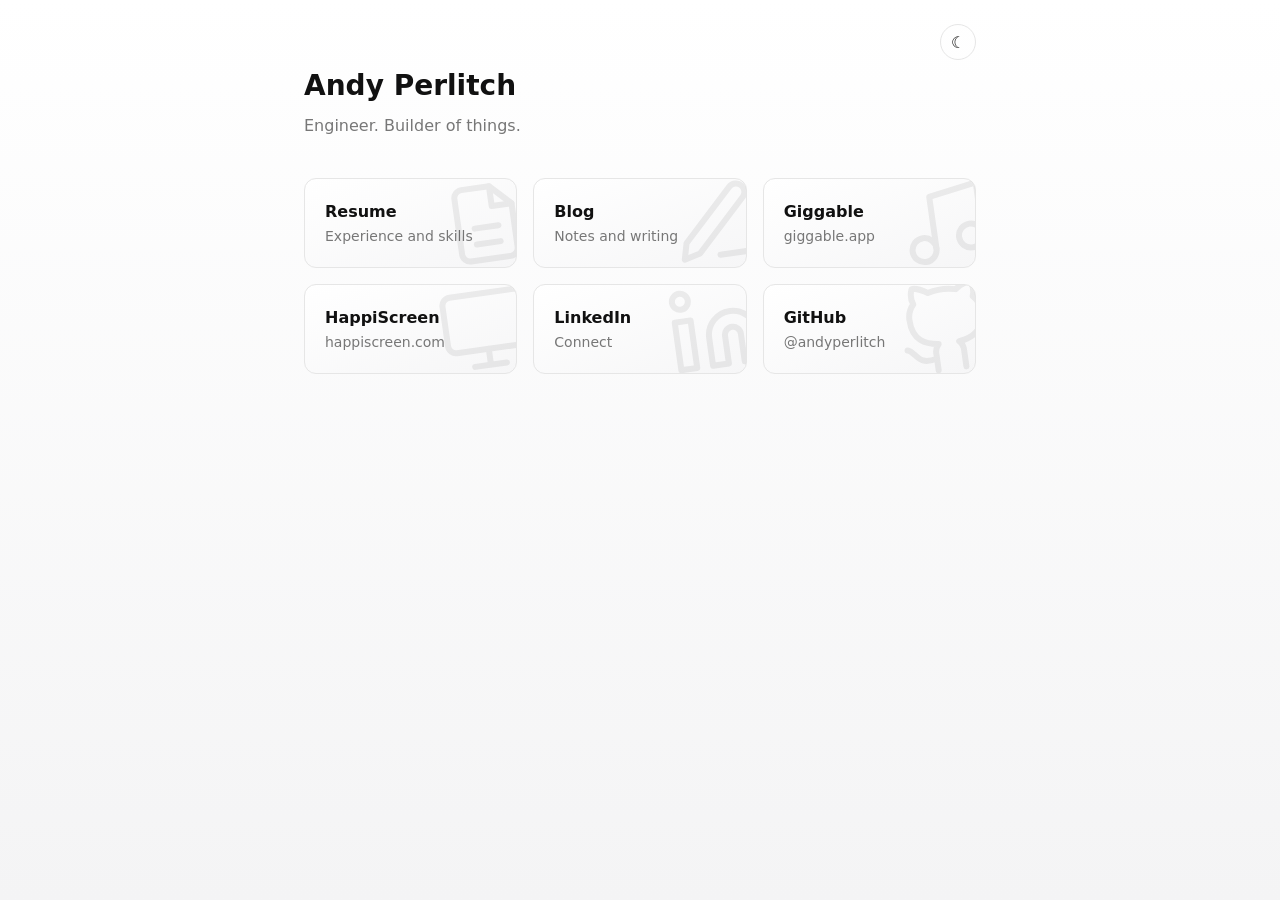
<file: index.html>
<!doctype html><html lang="en"><head><meta charset="utf-8"><meta name="viewport" content="width=device-width,initial-scale=1"><title>Andy Perlitch</title><link rel="stylesheet" href="style.css"><script src="theme.js"></script></head><body><main>
<h1>Andy Perlitch</h1><p class="sub">Engineer. Builder of things.</p>
<div class="grid">
<a class="card" href="resume.html"><b>Resume</b><span>Experience and skills</span><svg viewBox="0 0 24 24"><path d="M14 3H7a2 2 0 0 0-2 2v14a2 2 0 0 0 2 2h10a2 2 0 0 0 2-2V8z"/><path d="M14 3v5h5M9 13h6M9 17h6"/></svg></a>
<a class="card" href="blog.html"><b>Blog</b><span>Notes and writing</span><svg viewBox="0 0 24 24"><path d="M12 20h9"/><path d="M16.5 3.5a2.1 2.1 0 0 1 3 3L7 19l-4 1 1-4z"/></svg></a>
<a class="card" href="giggable.html"><b>Giggable</b><span>giggable.app</span><svg viewBox="0 0 24 24"><path d="M9 18V5l12-2v13"/><circle cx="6" cy="18" r="3"/><circle cx="18" cy="16" r="3"/></svg></a>
<a class="card" href="https://happiscreen.com"><b>HappiScreen</b><span>happiscreen.com</span><svg viewBox="0 0 24 24"><rect x="2" y="3" width="20" height="14" rx="2"/><path d="M8 21h8M12 17v4"/></svg></a>
<a class="card" href="https://www.linkedin.com/in/andyperlitch"><b>LinkedIn</b><span>Connect</span><svg viewBox="0 0 24 24"><path d="M16 8a6 6 0 0 1 6 6v7h-4v-7a2 2 0 0 0-4 0v7h-4v-7a6 6 0 0 1 6-6z"/><rect x="2" y="9" width="4" height="12"/><circle cx="4" cy="4" r="2"/></svg></a>
<a class="card" href="https://github.com/andyperlitch"><b>GitHub</b><span>@andyperlitch</span><svg viewBox="0 0 24 24"><path d="M9 19c-5 1.5-5-2.5-7-3m14 6v-3.9a3.4 3.4 0 0 0-.9-2.6c3.1-.3 6.4-1.5 6.4-7A5.4 5.4 0 0 0 20 4.8 5 5 0 0 0 19.9 1S18.7.7 16 2.5a13.4 13.4 0 0 0-7 0C6.3.7 5.1 1 5.1 1A5 5 0 0 0 5 4.8a5.4 5.4 0 0 0-1.5 3.7c0 5.4 3.3 6.6 6.4 7A3.4 3.4 0 0 0 9 18.1V22"/></svg></a>
</div></main></body></html>
</file>
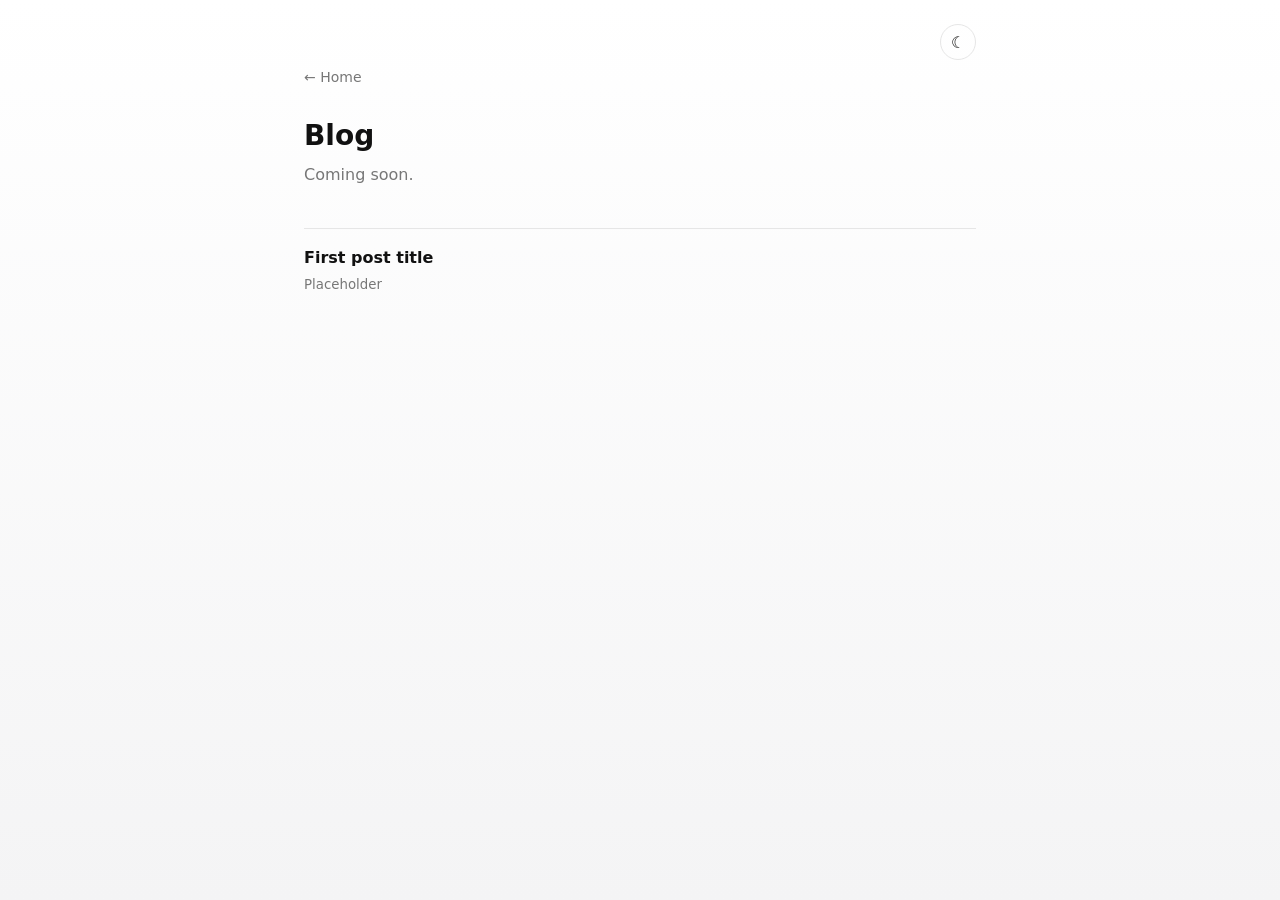
<file: blog.html>
<!doctype html><html lang="en"><head><meta charset="utf-8"><meta name="viewport" content="width=device-width,initial-scale=1"><title>Blog · Andy Perlitch</title><link rel="stylesheet" href="style.css"><script src="theme.js"></script></head><body><main>
<a class="back" href="index.html">← Home</a><h1 style="margin-top:24px">Blog</h1><p class="sub">Coming soon.</p>
<div class="post"><b>First post title</b><br><small>Placeholder</small></div></main></body></html>
</file>
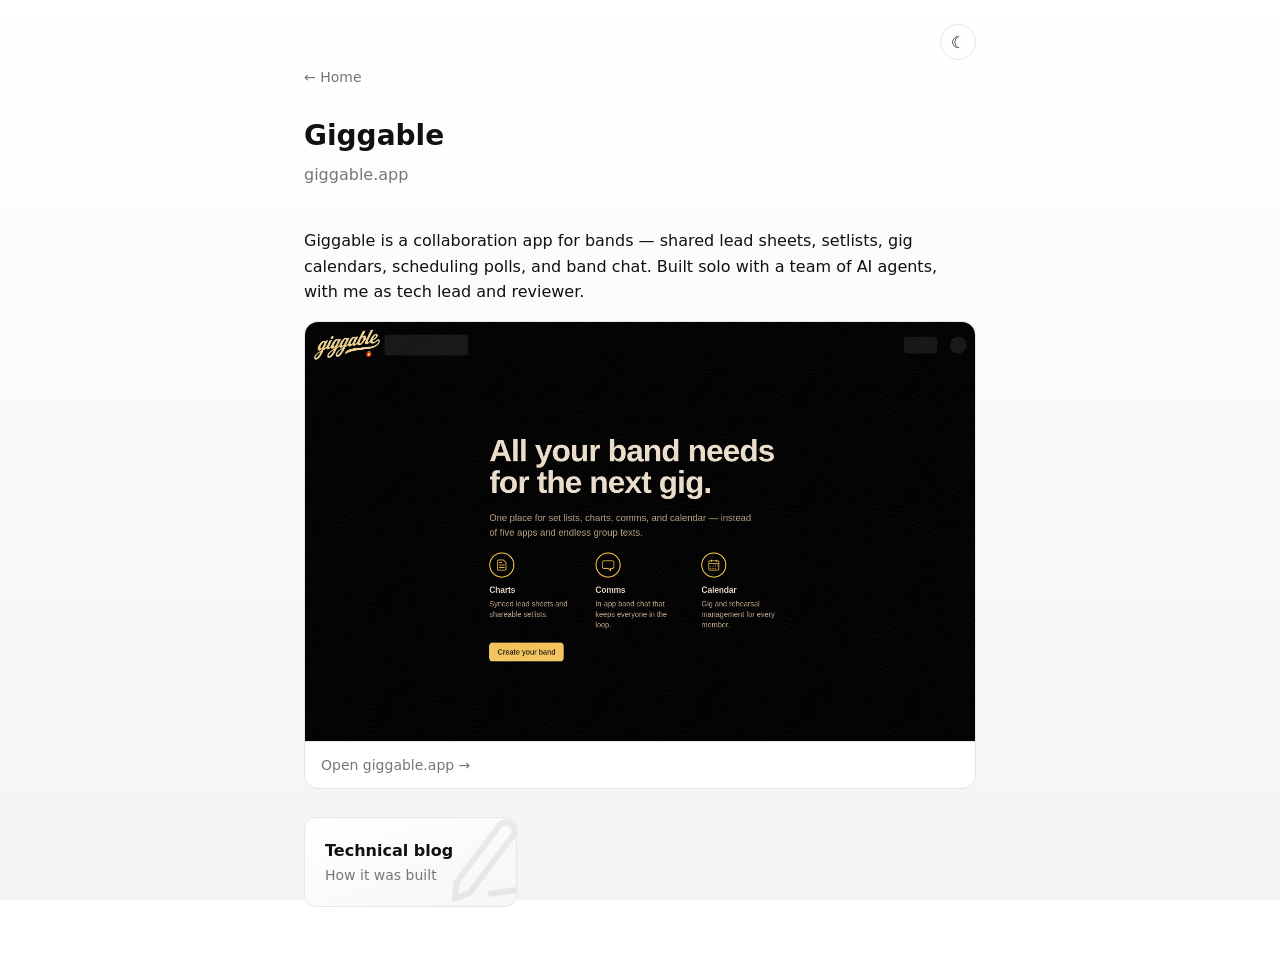
<file: giggable.html>
<!doctype html>
<html lang="en">
<head>
<meta charset="utf-8">
<meta name="viewport" content="width=device-width,initial-scale=1">
<title>Giggable · Andy Perlitch</title>
<link rel="stylesheet" href="style.css">
<script src="theme.js"></script>
</head>
<body>
<main>
<a class="back" href="index.html">← Home</a>
<h1 style="margin-top:24px">Giggable</h1>
<p class="sub">giggable.app</p>
<p>Giggable is a collaboration app for bands — shared lead sheets, setlists, gig calendars, scheduling polls, and band chat. Built solo with a team of AI agents, with me as tech lead and reviewer.</p>

<a class="preview" href="https://giggable.app" target="_blank" rel="noopener">
<img src="images/giggable-preview.png" alt="Screenshot of giggable.app" width="1280" height="800">
<span class="cap">Open giggable.app →</span>
</a>

<div class="grid">
<a class="card single-card" href="https://giggable.app/tech/" target="_blank" rel="noopener">
<b>Technical blog</b>
<span>How it was built</span>
<svg viewBox="0 0 24 24"><path d="M12 20h9"/><path d="M16.5 3.5a2.1 2.1 0 0 1 3 3L7 19l-4 1 1-4z"/></svg>
</a>
</div>
</main>
</body>
</html>
</file>
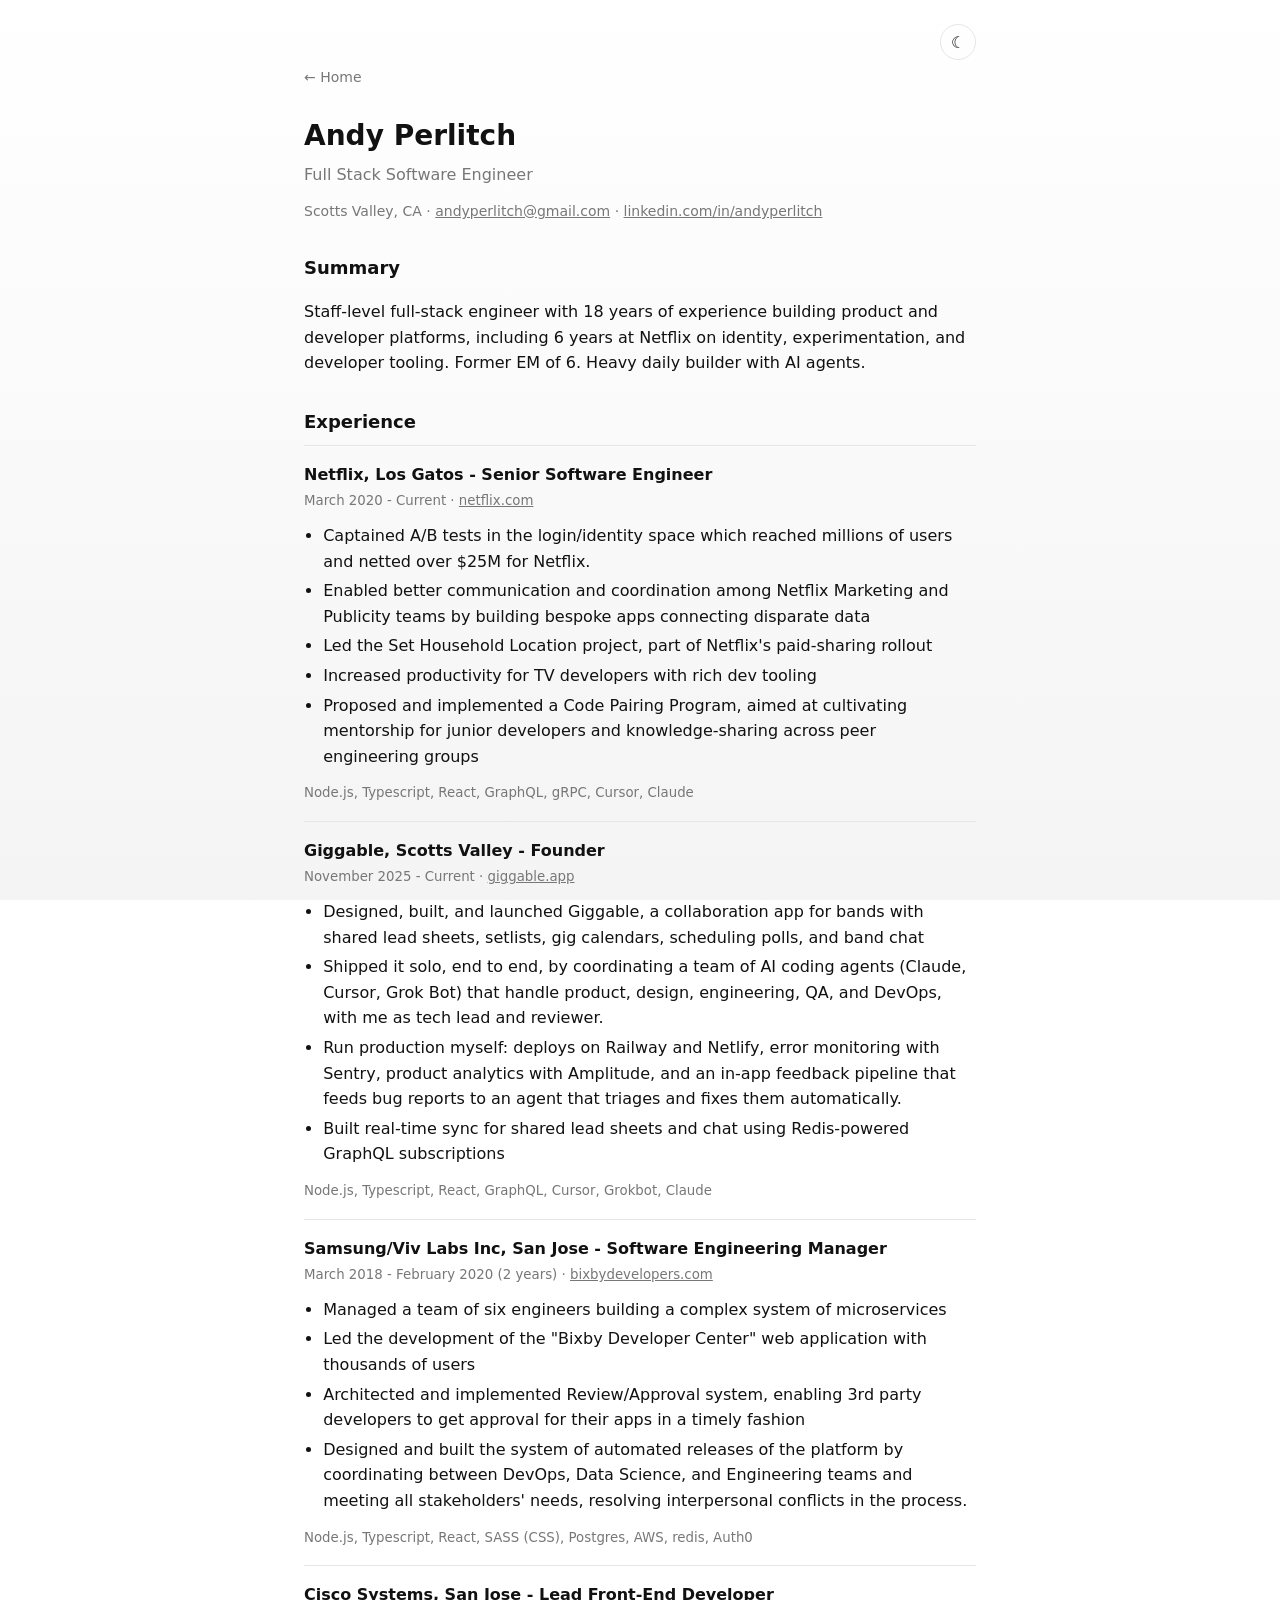
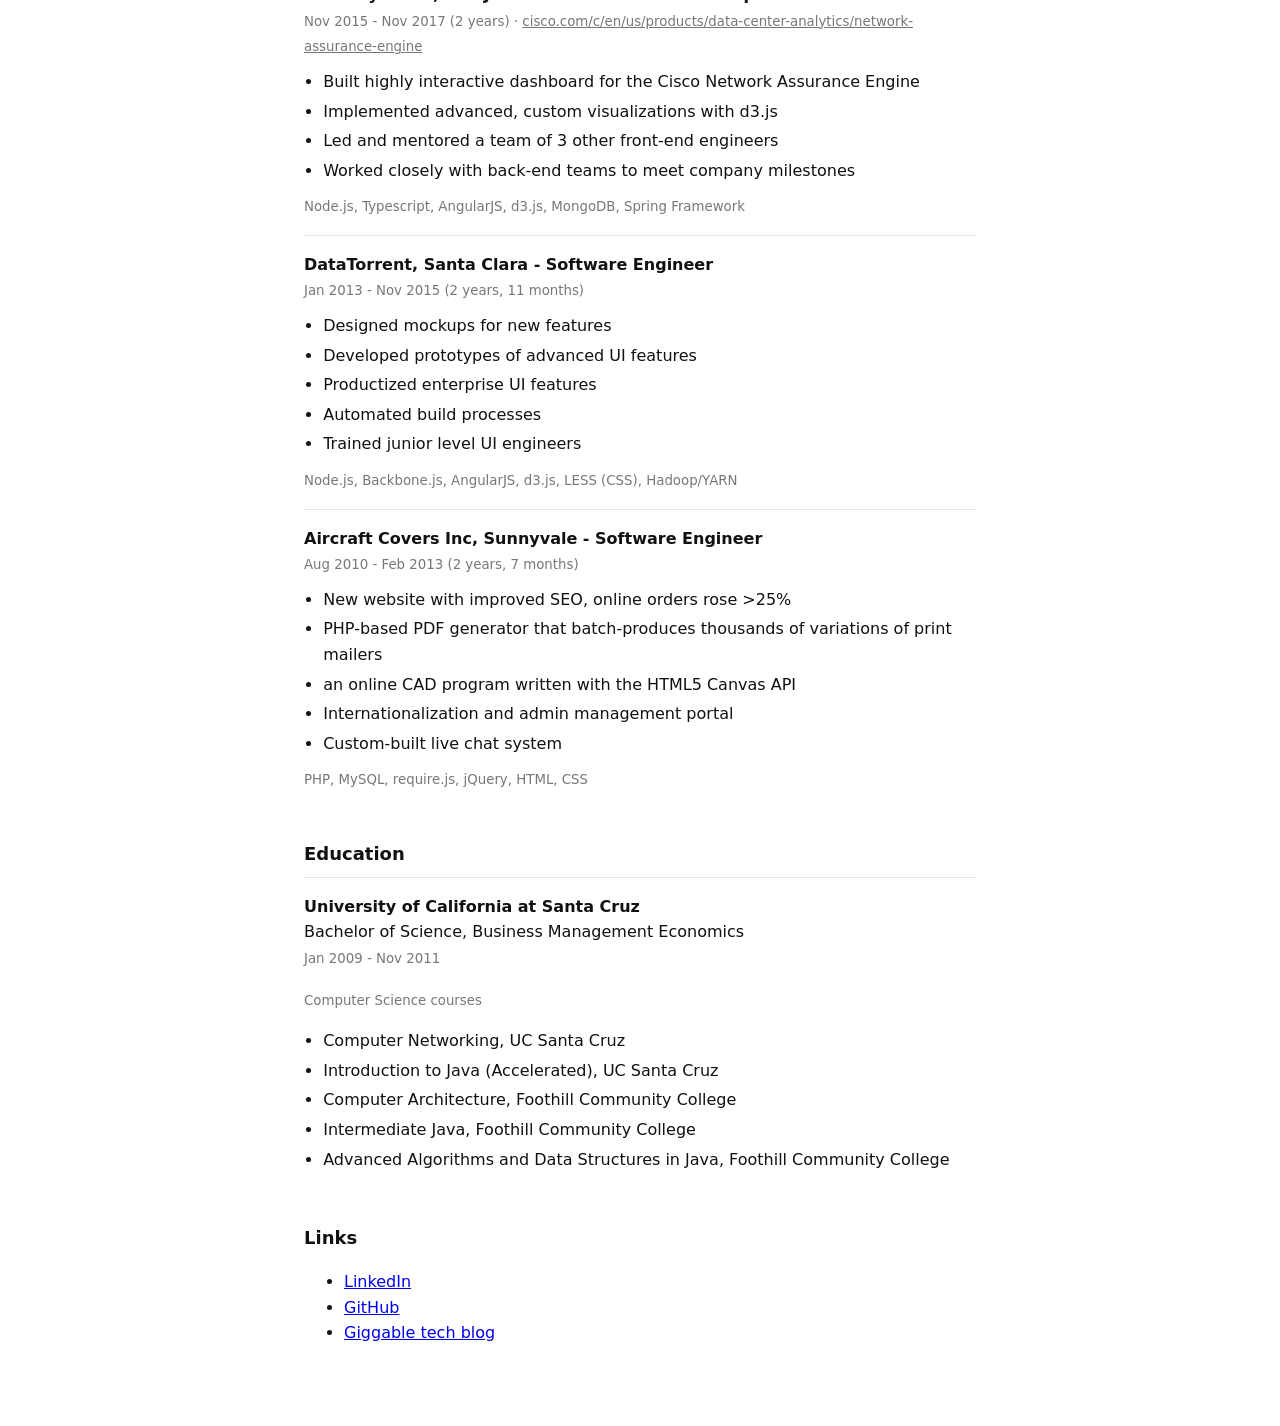
<file: resume.html>
<!doctype html>
<html lang="en">
<head>
<meta charset="utf-8">
<meta name="viewport" content="width=device-width,initial-scale=1">
<title>Resume · Andy Perlitch</title>
<link rel="stylesheet" href="style.css">
<script src="theme.js"></script>
</head>
<body>
<main>
<a class="back" href="index.html">← Home</a>
<div class="resume-actions">
</div>
<h1 style="margin-top:24px">Andy Perlitch</h1>
<p class="sub">Full Stack Software Engineer</p>
<p class="contact">Scotts Valley, CA · <a href="mailto:andyperlitch@gmail.com">andyperlitch@gmail.com</a> · <a href="https://www.linkedin.com/in/andyperlitch/">linkedin.com/in/andyperlitch</a></p>

<h2>Summary</h2>
<p>Staff-level full-stack engineer with 18 years of experience building product and developer platforms, including 6 years at Netflix on identity, experimentation, and developer tooling. Former EM of 6. Heavy daily builder with AI agents.</p>

<h2>Experience</h2>
<div class="post"><b>Netflix,  Los Gatos - Senior Software Engineer</b><br><small>March 2020 - Current · <a href="https://netflix.com">netflix.com</a></small><ul><li>Captained A/B tests in the login/identity space which reached millions of users and netted over $25M for Netflix.</li><li>Enabled better communication and coordination among Netflix Marketing and Publicity teams by building bespoke apps connecting disparate data</li><li>Led the Set Household Location project, part of Netflix&#x27;s paid-sharing rollout</li><li>Increased productivity for TV developers with rich dev tooling</li><li>Proposed and implemented a Code Pairing Program, aimed at cultivating mentorship for junior developers and knowledge-sharing across peer engineering groups</li></ul><p class="tech"><small>Node.js, Typescript, React, GraphQL, gRPC, Cursor, Claude</small></p></div><div class="post"><b>Giggable, Scotts Valley - Founder</b><br><small>November 2025 - Current · <a href="https://giggable.app">giggable.app</a></small><ul><li>Designed, built, and launched Giggable, a collaboration app for bands with shared lead sheets, setlists, gig calendars, scheduling polls, and band chat</li><li>Shipped it solo, end to end, by coordinating a team of AI coding agents (Claude, Cursor, Grok Bot) that handle product, design, engineering, QA, and DevOps, with me as tech lead and reviewer.</li><li>Run production myself: deploys on Railway and Netlify, error monitoring with Sentry, product analytics with Amplitude, and an in-app feedback pipeline that feeds bug reports to an agent that triages and fixes them automatically.</li><li>Built real-time sync for shared lead sheets and chat using Redis-powered GraphQL subscriptions</li></ul><p class="tech"><small>Node.js, Typescript, React, GraphQL, Cursor, Grokbot, Claude</small></p></div><div class="post"><b>Samsung/Viv Labs Inc,  San Jose - Software Engineering Manager</b><br><small>March 2018 - February 2020 (2 years) · <a href="https://bixbydevelopers.com">bixbydevelopers.com</a></small><ul><li>Managed a team of six engineers building a complex system of microservices</li><li>Led the development of the &quot;Bixby Developer Center&quot; web application with thousands of users</li><li>Architected and implemented Review/Approval system, enabling 3rd party developers to get approval for their apps in a timely fashion</li><li>Designed and built the system of automated releases of the platform by coordinating between DevOps, Data Science, and Engineering teams and meeting all stakeholders&#x27; needs, resolving interpersonal conflicts in the process.</li></ul><p class="tech"><small>Node.js, Typescript, React, SASS (CSS), Postgres, AWS, redis, Auth0</small></p></div><div class="post"><b>Cisco Systems, San Jose - Lead Front-End Developer</b><br><small>Nov 2015 - Nov 2017 (2 years) · <a href="https://www.cisco.com/c/en/us/products/data-center-analytics/network-assurance-engine/">cisco.com/c/en/us/products/data-center-analytics/network-assurance-engine</a></small><ul><li>Built highly interactive dashboard for the Cisco Network Assurance Engine</li><li>Implemented advanced, custom visualizations with d3.js</li><li>Led and mentored a team of 3 other front-end engineers</li><li>Worked closely with back-end teams to meet company milestones</li></ul><p class="tech"><small>Node.js, Typescript, AngularJS, d3.js, MongoDB, Spring Framework</small></p></div><div class="post"><b>DataTorrent, Santa Clara - Software Engineer</b><br><small>Jan 2013 - Nov 2015 (2 years, 11 months)</small><ul><li>Designed mockups for new features</li><li>Developed prototypes of advanced UI features</li><li>Productized enterprise UI features</li><li>Automated build processes</li><li>Trained junior level UI engineers</li></ul><p class="tech"><small>Node.js, Backbone.js, AngularJS, d3.js, LESS (CSS), Hadoop/YARN</small></p></div><div class="post"><b>Aircraft Covers Inc, Sunnyvale - Software Engineer</b><br><small>Aug 2010 - Feb 2013 (2 years, 7 months)</small><ul><li>New website with improved SEO, online orders rose &gt;25%</li><li>PHP-based PDF generator that batch-produces thousands of variations of print mailers</li><li>an online CAD program written with the HTML5 Canvas API</li><li>Internationalization and admin management portal</li><li>Custom-built live chat system</li></ul><p class="tech"><small>PHP, MySQL, require.js, jQuery, HTML, CSS</small></p></div>

<h2>Education</h2>
<div class="post"><b>University of California at Santa Cruz</b><br>Bachelor of Science, Business Management Economics<br><small>Jan 2009 - Nov 2011</small><p><small>Computer Science courses</small></p><ul><li>Computer Networking, UC Santa Cruz</li><li>Introduction to Java (Accelerated), UC Santa Cruz</li><li>Computer Architecture, Foothill Community College</li><li>Intermediate Java, Foothill Community College</li><li>Advanced Algorithms and Data Structures in Java, Foothill Community College</li></ul></div>

<h2>Links</h2>
<ul><li><a href="https://www.linkedin.com/in/andyperlitch/">LinkedIn</a></li><li><a href="https://github.com/andyperlitch">GitHub</a></li><li><a href="https://giggable.app/tech/">Giggable tech blog</a></li></ul>
</main>
</body>
</html>
</file>
<file: style.css>
:root{--bg:#fff;--bg2:#f4f4f5;--fg:#111;--muted:#777;--line:#e6e6e6;--c1:#fff;--c2:#f6f6f7}
[data-theme=dark]{--bg:#111;--bg2:#18181a;--fg:#eee;--muted:#888;--line:#2a2a2a;--c1:#1a1a1c;--c2:#141416}
*{box-sizing:border-box}body{margin:0;color:var(--fg);font:16px/1.6 system-ui,-apple-system,sans-serif;background:linear-gradient(180deg,var(--bg),var(--bg2)) fixed;min-height:100vh;transition:background .2s,color .2s}
main{max-width:720px;margin:0 auto;padding:64px 24px;position:relative}
h1{font-size:28px;font-weight:600;margin:0 0 4px}p.sub{color:var(--muted);margin:0 0 40px}
.grid{display:grid;grid-template-columns:repeat(auto-fill,minmax(200px,1fr));gap:16px}
.card{position:relative;overflow:hidden;display:block;border:1px solid var(--line);border-radius:12px;padding:20px;color:inherit;text-decoration:none;background:linear-gradient(160deg,var(--c1),var(--c2));transition:border-color .15s}
.card:hover{border-color:var(--fg)}.card b,.card span{position:relative;display:block}.card span{color:var(--muted);font-size:14px}
.card svg{position:absolute;right:-18px;top:50%;transform:translateY(-50%) rotate(-8deg);width:96px;height:96px;opacity:.07;fill:none;stroke:var(--fg);stroke-width:1.5;stroke-linecap:round;stroke-linejoin:round;transition:opacity .2s}
.card:hover svg{opacity:.14}
.toggle{position:absolute;top:24px;right:24px;background:none;border:1px solid var(--line);color:var(--fg);border-radius:999px;width:36px;height:36px;cursor:pointer;font-size:16px}
a.back{color:var(--muted);text-decoration:none;font-size:14px}h2{font-size:18px;margin:32px 0 8px}
.post{border-top:1px solid var(--line);padding:16px 0}.post small{color:var(--muted)}

/* Resume */
.contact{color:var(--muted);font-size:14px;margin:-28px 0 32px}
.contact a{color:var(--muted)}
.resume-actions{float:right;margin-top:4px}
a.pdf{font-size:14px;color:var(--fg);text-decoration:none;border:1px solid var(--line);border-radius:999px;padding:6px 12px}
a.pdf:hover{border-color:var(--fg)}
.post ul{margin:10px 0 0;padding-left:1.2em}
.post li{margin:4px 0}
.post .tech{margin:10px 0 0;color:var(--muted)}
.post a{color:inherit}

/* Giggable page */
.preview{display:block;margin:8px 0 28px;border:1px solid var(--line);border-radius:14px;overflow:hidden;background:var(--c1);text-decoration:none;color:inherit;transition:border-color .15s}
.preview:hover{border-color:var(--fg)}
.preview img{display:block;width:100%;height:auto;vertical-align:top}
.preview .cap{display:block;padding:12px 16px;color:var(--muted);font-size:14px;border-top:1px solid var(--line)}
.single-card{max-width:280px}
</file>
